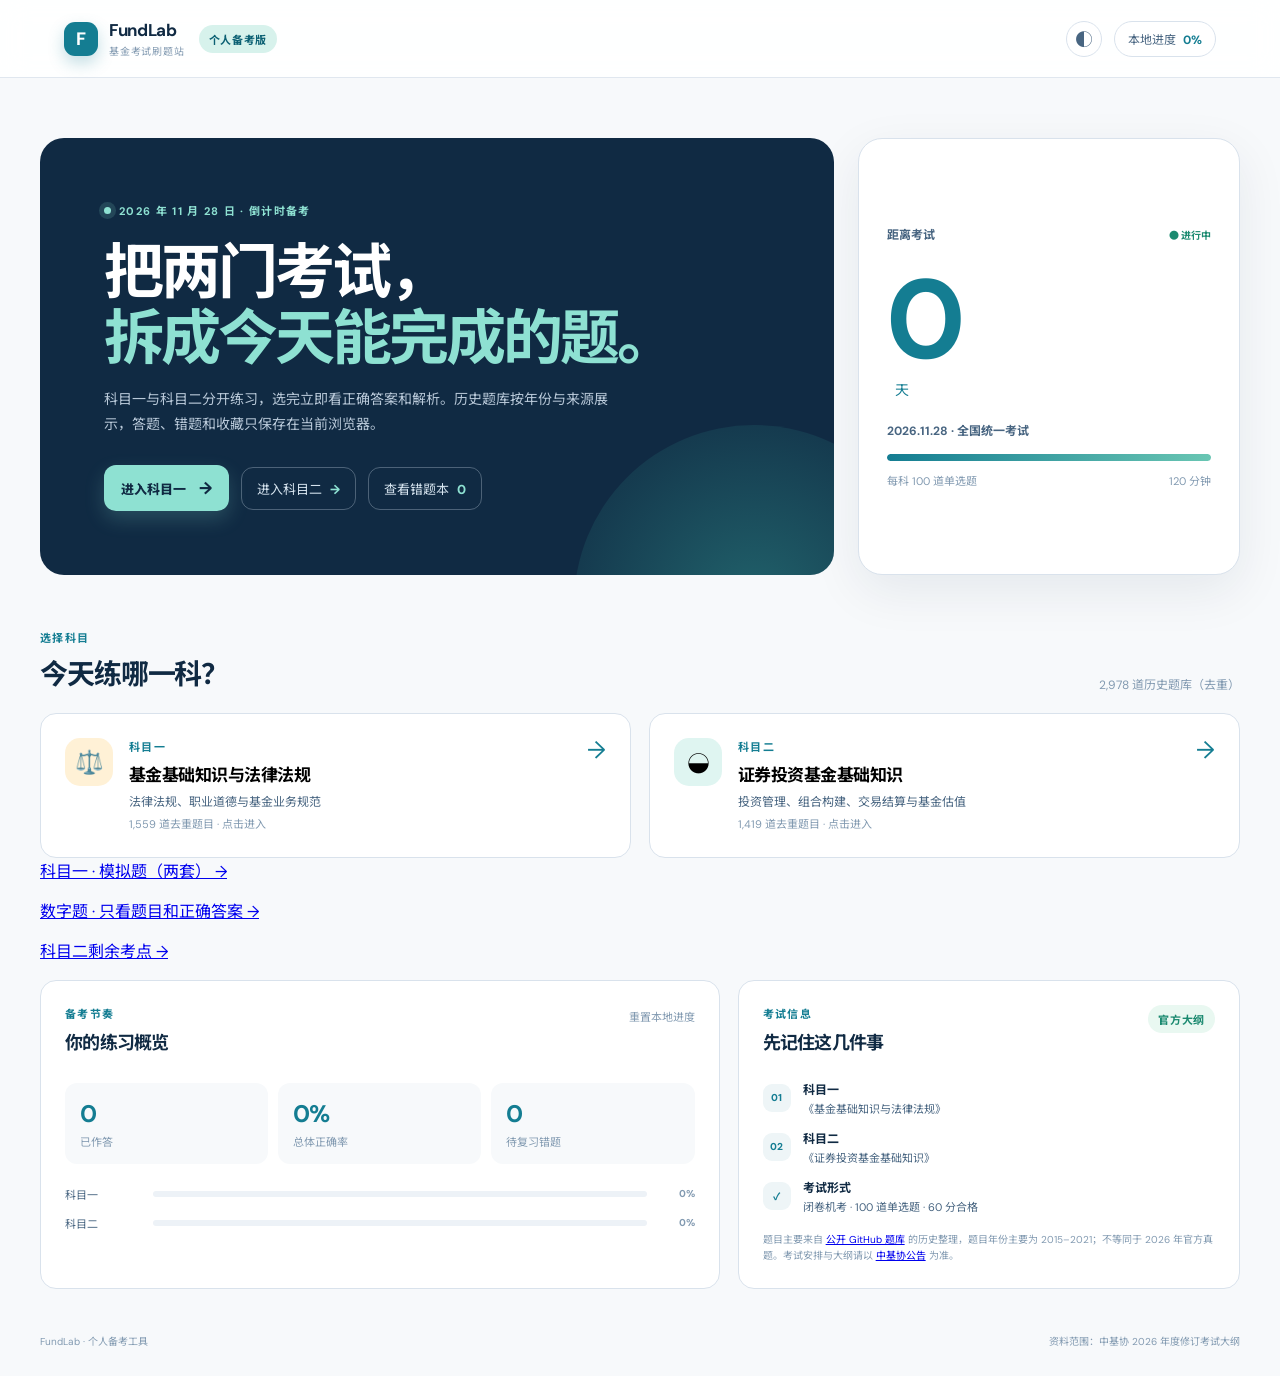
<file: index.html>
<!doctype html>
<html lang="zh-CN">
  <head>
    <meta charset="UTF-8" />
    <meta name="viewport" content="width=device-width, initial-scale=1.0" />
    <meta name="theme-color" content="#102a43" />
    <title>基金考试刷题站 · 科目一 & 科目二</title>
    <link rel="preconnect" href="https://fonts.googleapis.com" />
    <link rel="preconnect" href="https://fonts.gstatic.com" crossorigin />
    <link href="https://fonts.googleapis.com/css2?family=DM+Sans:wght@400;500;600;700&family=Noto+Sans+SC:wght@400;500;600;700;800&display=swap" rel="stylesheet" />
    <link rel="stylesheet" href="./styles.css?v=3" />
  </head>
  <body>
    <div class="app-shell">
      <header class="topbar">
        <div class="brand-wrap">
          <button class="brand" id="brand-home" type="button" aria-label="返回首页">
            <span class="brand-mark">F</span>
            <span>
              <strong>FundLab</strong>
              <small>基金考试刷题站</small>
            </span>
          </button>
          <span class="beta-pill">个人备考版</span>
        </div>
        <div class="topbar-actions">
          <button class="icon-btn" id="theme-toggle" type="button" aria-label="切换显示模式">◐</button>
          <button class="profile-chip" id="progress-chip" type="button">本地进度 <span id="progress-chip-value">0%</span></button>
        </div>
      </header>

      <main>
        <section class="view active" id="home-view">
          <div class="hero-grid">
            <div class="hero-copy">
              <div class="eyebrow"><span class="eyebrow-dot"></span> 2026 年 11 月 28 日 · 倒计时备考</div>
              <h1>把两门考试，<br /><em>拆成今天能完成的题。</em></h1>
              <p class="hero-text">科目一与科目二分开练习，选完立即看正确答案和解析。历史题库按年份与来源展示，答题、错题和收藏只保存在当前浏览器。</p>
              <div class="hero-actions">
                <button class="primary-btn" id="quick-subject-1" type="button">进入科目一 <span>→</span></button>
                <button class="ghost-btn" id="quick-subject-2" type="button">进入科目二 <span>→</span></button>
                <button class="ghost-btn" id="open-wrong" type="button">查看错题本 <span id="wrong-count-badge">0</span></button>
              </div>
            </div>
            <div class="countdown-card">
              <div class="countdown-head"><span>距离考试</span><span class="live-dot">● 进行中</span></div>
              <div class="countdown-number" id="days-left">--</div>
              <div class="countdown-label">天</div>
              <div class="countdown-date">2026.11.28 · 全国统一考试</div>
              <div class="countdown-track"><span id="countdown-progress"></span></div>
              <div class="countdown-foot"><span>每科 100 道单选题</span><span>120 分钟</span></div>
            </div>
          </div>

          <div class="section-heading">
            <div><span class="section-kicker">选择科目</span><h2>今天练哪一科？</h2></div>
            <span class="question-total" id="question-total-label">题库加载中…</span>
          </div>
          <div class="subject-grid" id="subject-grid"></div>
          <p><a href="./mock-laws.html">科目一 · 模拟题（两套） →</a></p>
          <p><a href="./numbers.html">数字题 · 只看题目和正确答案 →</a></p>
          <p><a href="./fund2-review.html">科目二剩余考点 →</a></p>

          <div class="home-lower-grid">
            <section class="panel plan-panel">
              <div class="panel-heading"><div><span class="section-kicker">备考节奏</span><h3>你的练习概览</h3></div><button class="text-btn" id="reset-progress" type="button">重置本地进度</button></div>
              <div class="stat-row">
                <div class="stat-item"><span class="stat-value" id="stat-answered">0</span><span class="stat-label">已作答</span></div>
                <div class="stat-item"><span class="stat-value" id="stat-accuracy">0%</span><span class="stat-label">总体正确率</span></div>
                <div class="stat-item"><span class="stat-value" id="stat-wrong">0</span><span class="stat-label">待复习错题</span></div>
              </div>
              <div class="subject-progress-list" id="subject-progress-list"></div>
            </section>
            <section class="panel guide-panel">
              <div class="panel-heading"><div><span class="section-kicker">考试信息</span><h3>先记住这几件事</h3></div><span class="source-tag">官方大纲</span></div>
              <ul class="guide-list">
                <li><span class="guide-icon">01</span><div><strong>科目一</strong><p>《基金基础知识与法律法规》</p></div></li>
                <li><span class="guide-icon">02</span><div><strong>科目二</strong><p>《证券投资基金基础知识》</p></div></li>
                <li><span class="guide-icon">✓</span><div><strong>考试形式</strong><p>闭卷机考 · 100 道单选题 · 60 分合格</p></div></li>
              </ul>
              <p class="fine-print">题目主要来自 <a href="https://github.com/mrchzh/fund-qualification-examination" target="_blank" rel="noreferrer">公开 GitHub 题库</a> 的历史整理，题目年份主要为 2015–2021；不等同于 2026 年官方真题。考试安排与大纲请以 <a href="https://www.amac.org.cn/xwfb/tzgg/202611/t20261103_28194.html" target="_blank" rel="noreferrer">中基协公告</a> 为准。</p>
            </section>
          </div>
        </section>

        <section class="view" id="practice-view">
          <div class="practice-topline">
            <button class="back-btn" id="practice-home" type="button">← 返回首页</button>
            <div class="practice-title-wrap"><span class="practice-subject-pill" id="practice-subject-pill">科目二</span><h2 id="practice-title">证券投资基金基础知识</h2></div>
            <div class="practice-toolbar"><button class="toolbar-btn" id="toggle-order" type="button">↝ 顺序</button><button class="toolbar-btn" id="practice-filters" type="button">筛选</button></div>
          </div>
          <div class="filter-bar" id="filter-bar">
            <label>章节<select id="chapter-filter"><option value="all">全部章节</option></select></label>
            <label>题型<select id="type-filter"><option value="all">全部题型</option><option value="single">单选题</option><option value="multi">多选题</option><option value="tf">判断题</option></select></label>
            <button class="small-btn" id="apply-filter" type="button">应用</button>
          </div>
          <div class="practice-layout">
            <aside class="question-sidebar">
              <div class="sidebar-summary"><div><span class="sidebar-label">当前进度</span><strong id="practice-progress-text">0 / 0</strong></div><div class="mini-ring" id="mini-ring"><span>0%</span></div></div>
              <div class="progress-line"><span id="practice-progress-line"></span></div>
              <div class="question-nav-head"><span>题目导航</span><span class="legend"><i class="legend-dot answered"></i>已答 <i class="legend-dot wrong"></i>错题</span></div>
              <div class="question-nav" id="question-nav"></div>
              <div class="sidebar-bottom"><button class="outline-btn full" id="open-practice-wrong" type="button">错题本 <span id="practice-wrong-count">0</span></button></div>
            </aside>
            <section class="question-card-wrap">
              <div class="question-card" id="question-card"></div>
            </section>
          </div>
        </section>

        <section class="view" id="wrong-view">
          <div class="practice-topline"><button class="back-btn" id="wrong-home" type="button">← 返回首页</button><div class="practice-title-wrap"><span class="practice-subject-pill wrong-pill">复习模式</span><h2>错题本</h2></div><div></div></div>
          <div class="wrong-intro"><div><span class="section-kicker">错题复盘</span><h1>把不会的题，变成下一次的分数。</h1><p>错题记录只保存在当前浏览器，可以随时清空或重新练习。</p></div><button class="danger-btn" id="clear-wrong" type="button">清空错题</button></div>
          <div class="wrong-list" id="wrong-list"></div>
        </section>
      </main>

      <footer class="footer"><span>FundLab · 个人备考工具</span><span>资料范围：中基协 2026 年度修订考试大纲</span></footer>
    </div>
    <div class="toast" id="toast" role="status"></div>
    <script src="./data/questions.js?v=3"></script>
    <script src="./app.js?v=3"></script>
  </body>
</html>
</file>
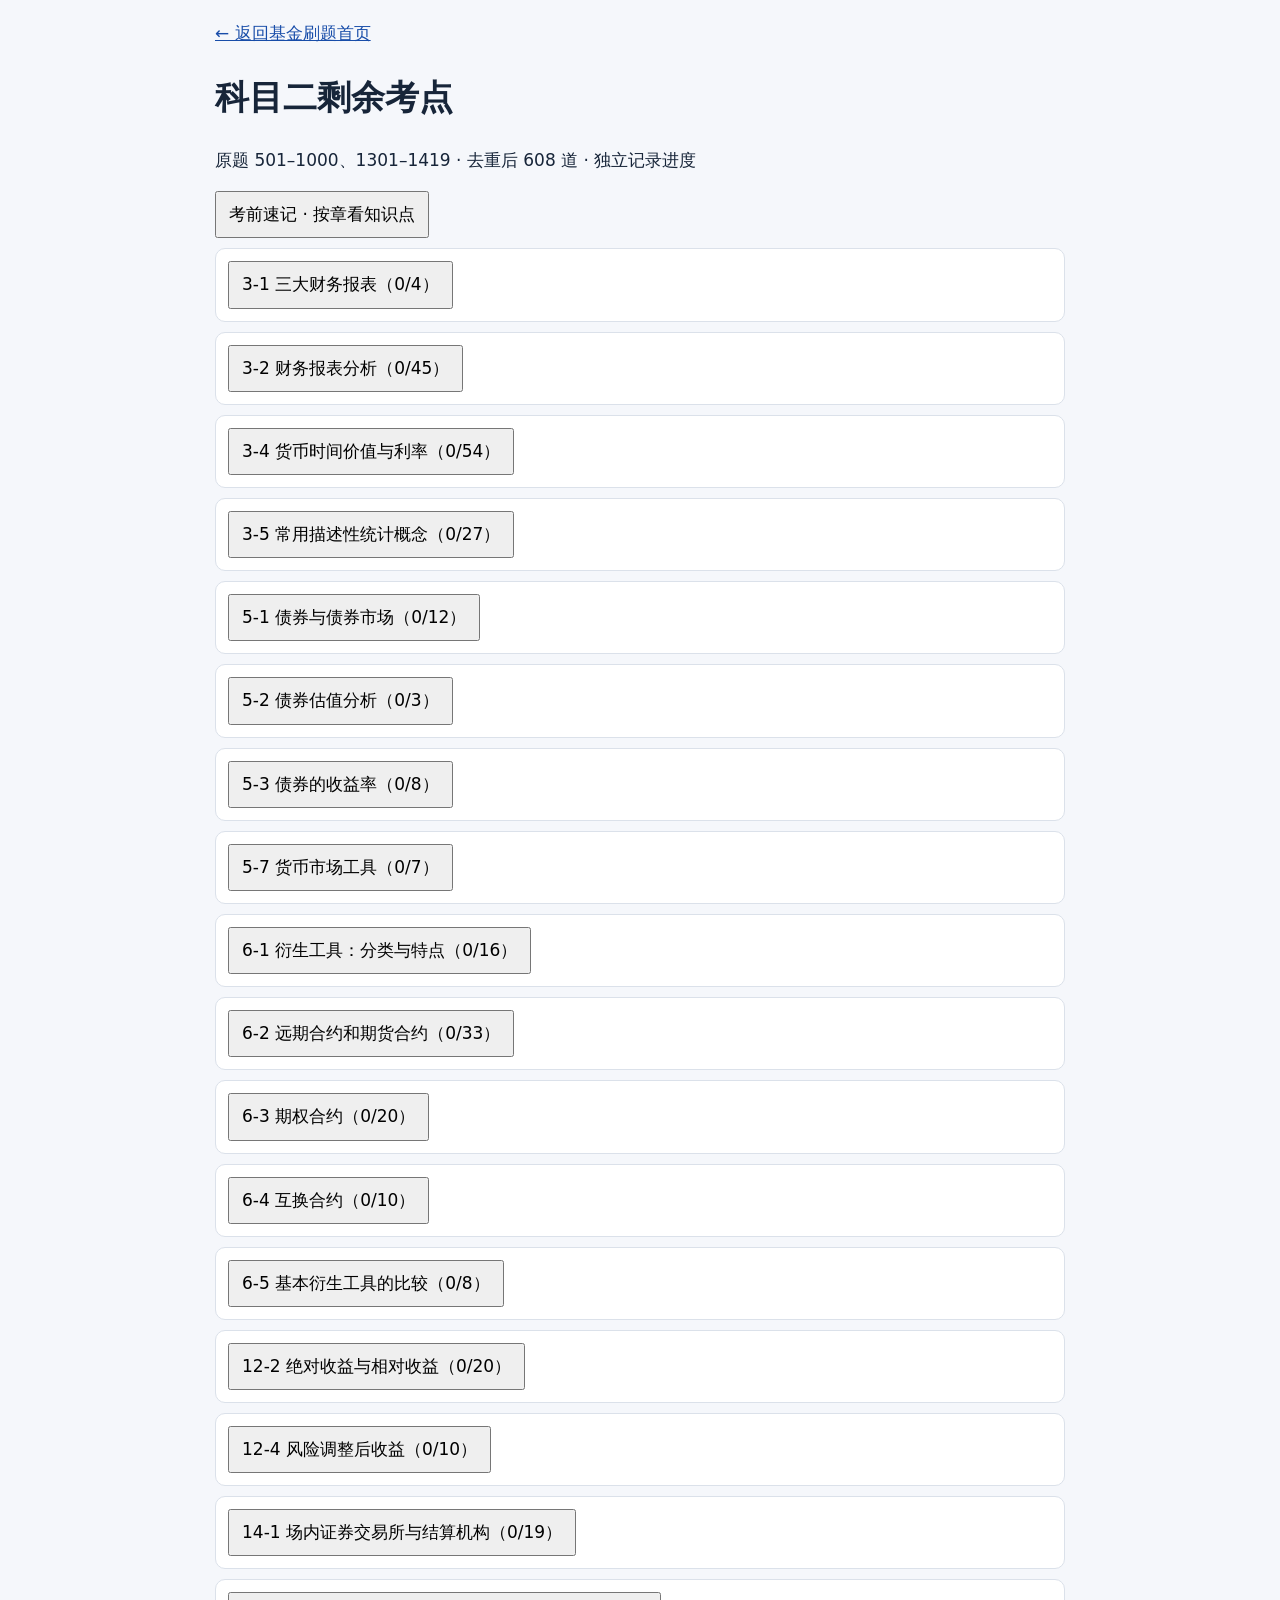
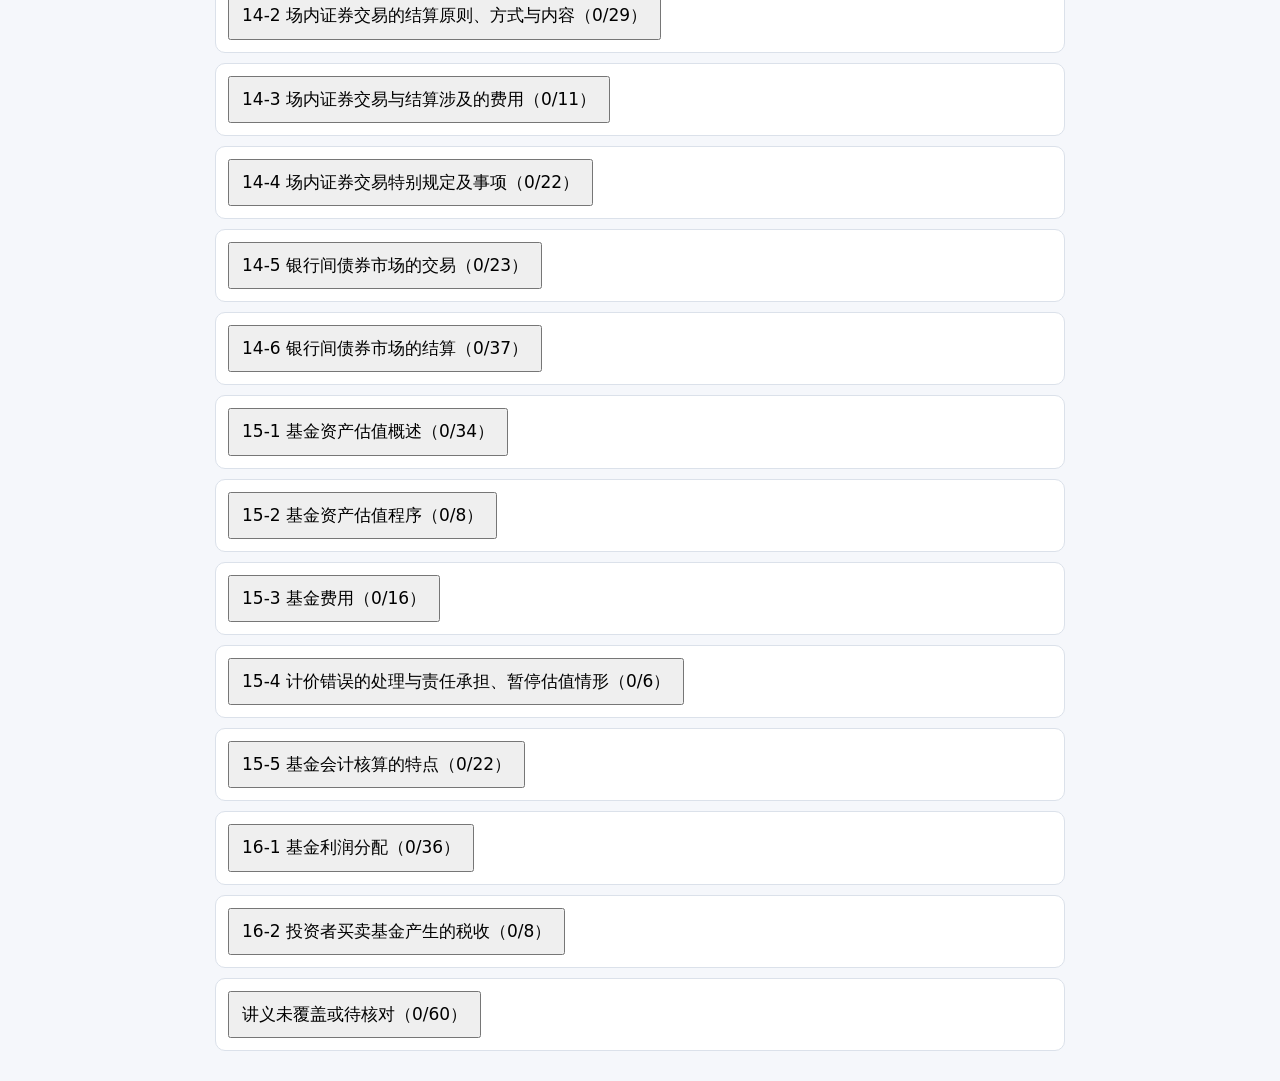
<file: fund2-review.html>
<!doctype html>
<html lang="zh-CN">
<meta charset="utf-8">
<meta name="viewport" content="width=device-width, initial-scale=1">
<title>科目二剩余考点</title>
<style>
body{font:17px/1.6 system-ui,sans-serif;max-width:850px;margin:auto;padding:20px;color:#172539;background:#f5f7fb}
section,details{background:white;border:1px solid #dbe1ea;border-radius:10px;padding:12px;margin:10px 0}
button,select{font:inherit;padding:8px 12px;cursor:pointer} summary{cursor:pointer;font-weight:650} .option{display:block;margin:8px 0;width:100%;text-align:left} #feedback{white-space:pre-wrap} button:disabled{cursor:default;color:#172539} button.correct{background:#c9f0d7} button.wrong{background:#ffdedd} a{color:#184da9}
</style>
<style>
button.topic-complete{background:#dcfce7;border:1px solid #449761;border-radius:6px;color:#14532d}
details.section-complete{border-color:#8bc99e}
details.section-complete>summary{color:#166534}
</style>
<a href="./">← 返回基金刷题首页</a>
<h1>科目二剩余考点</h1>
<p id="status">正在加载题库…</p>
<button id="review-toggle" type="button" hidden>考前速记 · 按章看知识点</button>
<div id="review-notes" hidden></div>
<main id="groups"></main>
<section id="quiz" hidden></section>
<script>
const byId=id=>document.getElementById(id);
const groups=byId('groups'),quiz=byId('quiz'),status=byId('status');
const key='fundlab-fund2-review-v1';
let saved={};
try{saved=JSON.parse(localStorage.getItem(key)||'{}')||{}}catch{}
const norm=s=>s.normalize('NFKC').replace(/\s+/g,'');
const signature=q=>JSON.stringify([q.type,norm(q.prompt),q.options.map(norm).sort(),q.answer.map(i=>norm(q.options[i])).sort()]);
const pending=i=>(i>=500&&i<1000)||i>=1300;
const chapters={
  6:[
    ['3-4 货币时间价值与利率',/利率|货币的时间价值|单利|PV和FV/,/即期利率|名义利率|单利|PV和FV/],
    ['3-5 常用描述性统计概念',/分位数|相关性|标准差/],
    ['3-1 三大财务报表',/利润和现金流/],
    ['3-2 财务报表分析',/./]],
  8:[['5-7 货币市场工具',/货币市场/],['5-2 债券估值分析',/估值/],['5-3 债券的收益率',/收益率/],['5-1 债券与债券市场',/风险/]],
  9:[['6-5 基本衍生工具的比较',/远期、期货、期权/],['6-3 期权合约',/期权/],['6-4 互换合约',/互换/],['6-2 远期合约和期货合约',/远期|期货/],['6-1 衍生工具概述',/./]],
  15:[['12-4 风险调整后收益',/风险调整/],['12-2 绝对收益与相对收益',/绝对|相对/]],
  17:[['14-6 银行间债券市场的结算',/银行间债券结算/],['14-5 银行间债券市场的交易',/银行间债券市场/],['14-4 场内证券交易特别规定及事项',/特别规定/],['14-3 场内证券交易与结算涉及的费用',/费用/],['14-1 场内证券交易所与结算机构',/结算机构/],['14-2 场内证券交易的结算原则、方式与内容',/结算|PROP/]],
  18:[['15-3 基金费用',/费用|管理费/],['15-5 基金会计核算的特点',/会计|财务|收入/],['15-2 基金资产估值程序',/程序|投资品种/],['15-1 基金资产估值概述',/估值/]],
  19:[['16-1 基金利润分配',/利润|分红|分拆/],['16-2 投资者买卖基金产生的税收',/投资者/]]
};
function classify(q){
 const ch=Number(q.chapter.match(/\d+/)?.[0]), t=q.topic, p=q.prompt;
 if(/质押式回购|买断式回购/.test(p)){
   const sub=/质押式回购/.test(p)?(/买断式回购/.test(p)?'质押式与买断式回购对比':'质押式回购'):'买断式回购';
   return [ch===17 && /场内/.test(t)?'14-4 场内证券交易特别规定及事项':'14-6 银行间债券市场的结算',sub];
 }
 if(ch===18 && /暂停估值|估值错误|计价错误/.test(p))return ['15-4 计价错误的处理与责任承担、暂停估值情形',/暂停估值/.test(p)?'暂停估值':'估值或计价错误'];
 const section=chapters[ch]?.find(([,re])=>re.test(t));
 return [section?.[0]||'讲义未覆盖或待核对',t];
}
function element(tag,label,parent){const e=document.createElement(tag);e.textContent=label;parent.append(e);return e;}
function button(label,parent,fn){const b=element('button',label,parent);b.onclick=fn;return b;}
function report(list,start){
 const q=list[start];
 quiz.replaceChildren();groups.hidden=true;quiz.hidden=false;toggle.hidden=true;
 button('← 返回考点',quiz,()=>{quiz.hidden=true;groups.hidden=false;toggle.hidden=false;render();});
 element('p','组内 '+(start+1)+' / '+list.length+' · 原题第 '+q.number+' 题',quiz);
 element('h2',q.prompt,quiz);
 const multi=q.answer.length>1, selected=new Set(saved[q.id]||[]), locked=Object.hasOwn(saved,q.id);
 const options=q.options.map((o,i)=>{
  const b=button(String.fromCharCode(65+i)+'．'+o,quiz,()=>{
   if(!multi){selected.clear();selected.add(i);submit();}
   else{if(selected.has(i))selected.delete(i);else selected.add(i);b.setAttribute('aria-pressed',String(selected.has(i)));b.style.outline=selected.has(i)?'2px solid #184da9':'';}
  });b.className='option';return b;
 });
 const confirm=multi?button('提交答案',quiz,()=>{if(selected.size)submit()}):null;
 const fb=element('p','',quiz);fb.id='feedback';fb.setAttribute('aria-live','polite');
 function reveal(){
  options.forEach((b,i)=>{b.disabled=true;if(q.answer.includes(i))b.classList.add('correct');else if(selected.has(i))b.classList.add('wrong');});
  if(confirm)confirm.disabled=true;
  const correct=selected.size===q.answer.length&&q.answer.every(i=>selected.has(i));
  fb.textContent=(correct?'答对了':'答错了')+' · 正确答案：'+q.answer.map(i=>String.fromCharCode(65+i)).join('、')+'\n'+(q.explanation||'原题未附解析。');
 }
 function submit(){saved[q.id]=[...selected];try{localStorage.setItem(key,JSON.stringify(saved))}catch{}reveal();}
 if(locked)reveal();
 button('上一题',quiz,()=>report(list,start-1)).disabled=start===0;
 button('下一题',quiz,()=>report(list,start+1)).disabled=start===list.length-1;
 window.scrollTo(0,0);
}
const catalog=new Map();
const notes=byId('review-notes'), toggle=byId('review-toggle');
const chapterNames={3:'投资管理基础',5:'固定收益投资',6:'衍生工具',12:'基金业绩评价',14:'投资交易与结算',15:'估值、费用与会计核算',16:'利润分配与税收'};
const study={
 3:[
 ['利润：已实现不等于账面总利润','期末已实现未分配利润＝期初已实现未分配利润＋本期已实现收益（题目若给分红、份额交易等调整，再按题意计入）。第880题：期初已实现20万，投资亏1万，利息收入0.5万，得19.5万。期初总未分配利润10万不是起点，公允价值变动亏2.5万不计入已实现部分。'],
 ['三张报表','资产负债表看某一时点：资产＝负债＋所有者权益。利润表看一段期间的盈利；现金流量表看经营、投资、筹资现金的实际流入流出。赚了钱不等于收到现金。'],
 ['杜邦分析（第946题）','拆的是净资产收益率 ROE，不是总资产收益率 ROA。ROE＝销售净利率×总资产周转率×权益乘数；按同一净利润口径，前两项相乘是 ROA。权益乘数＝总资产÷净资产，反映杠杆。看到“杜邦逐级拆 ROA”，选错。'],
 ['常用比率','流动比率＝流动资产÷流动负债；速动比率常用（流动资产－存货）÷流动负债。资产负债率＝总负债÷总资产；总资产周转率＝营业收入÷平均总资产。ROA 的利润口径按题意。'],
 ['货币时间价值','单利终值＝本金×(1＋利率×期数)；复利终值＝本金×(1＋利率)^期数；现值把复利因子除回去。年名义利率 r、每年计息 m 次，实际年利率＝(1＋r/m)^m－1；若题目说通胀，实际收益率＝(1＋名义收益率)/(1＋通胀率)－1。远期利率用两个不同期限的复利因子相除求出。'],
 ['统计','标准差是方差开平方；方差的单位是原单位的平方。中位数先排序，偶数样本取中间两个平均。相关系数在－1到1之间，0只表示无线性相关，不能推出独立。']],
 5:[
 ['债券价格和收益率反向','债券价格＝未来票息与本金分别折现后相加；零息债只折现到期本金。到期收益率高于票面利率时，普通固定息债低于面值；相等则平价。'],
 ['两种收益率','当期收益率＝年票息÷当前价格，不算本金价差；到期收益率是让全部未来现金流的现值等于市价的折现率。'],
 ['风险与货币市场工具','利率上升债价下降；久期越长通常越敏感。信用风险看违约和信用利差，再投资风险看收到票息后能否按原利率再投资。货币市场工具通常期限短，常见有短期国债、商业票据和大额可转让存单。']],
 6:[
 ['衍生工具四类','远期和期货是约定未来交易，双方有履约义务；期权买方有权无义务，卖方收权利金并承担履约义务；互换是按约定交换现金流。'],
 ['远期 vs 期货','远期多为场外、条款可定制，主要看对手方风险；期货标准化、交易所交易、保证金、逐日盯市。多头怕跌、空头怕涨。'],
 ['期权与套保','看涨期权到期内在价值＝max(标的价格－行权价,0)，看跌反过来；净利润再扣权利金。美式可在到期前行权，欧式只能到期日行权。标的波动率上升通常同时提高看涨和看跌期权价值。'],
 ['互换','单一币种利率互换常见固定换浮动，名义本金一般不交换；货币互换涉及不同币种，通常交换本金及利息。']],
 12:[
 ['收益率怎么算','持有期收益率＝(期末价值－期初价值＋期间分配)/期初价值。累计收益要连乘各期(1＋收益率)，不是直接相加。时间加权收益率剔除外部现金流的影响，适合评经理；资金加权收益率受申赎时点和金额影响。'],
 ['绝对收益 vs 相对收益','绝对收益看赚多少；相对收益看跑赢基准多少。基金涨5%、基准涨8%，绝对赚5%，相对落后3个百分点。'],
 ['风险调整指标','夏普：超额收益÷标准差（总风险）；特雷诺：超额收益÷β（系统风险）；詹森α：实际收益－CAPM预期收益；信息比率：相对基准超额收益÷跟踪误差。']],
 14:[
 ['质押式 vs 买断式回购','正回购方是借钱方，逆回购方是出钱方。质押式：只设质押，债券所有权不转移；买断式：首期债券卖给逆回购方，约定到期买回。判断题抓“所有权是否转移”，不要只看最后有没有回购。'],
 ['交易与结算分开','交易是成交，清算是算出应收应付，交收是真正交券付钱。券款对付 DVP＝交券与付款互为条件，减少一方付了却收不到的本金风险。净额结算是把应收应付抵销后交净额，不等于逐笔交收。'],
 ['机构与费用','交易所组织场内交易；中国结算承担证券登记、存管与结算等职能。交易佣金、经手费、过户费、印花税不是同一种费用，遇具体费率或适用市场按教材考试口径。']],
 15:[
 ['估值与净值','基金资产净值＝资产总值－负债；份额净值＝资产净值÷份额总数。先算资产负债，再除份额；不要把基金总规模当单份净值。'],
 ['估值、复核和暂停','管理人负责估值，托管人复核。活跃市场通常优先用可观察报价；报价不能代表公允价值时才需调整或用估值技术。暂停估值是无法可靠估值等特定情形，不是净值跌了就暂停。'],
 ['费用怎么记','管理费、托管费及适用的销售服务费通常按合同约定费率逐日计提；常见计算为前一日基金资产净值×年费率÷当年天数。认购、申购、赎回费与基金日常运作费区分；不同份额类别收费可不同。'],
 ['会计核算','基金以单只基金为会计核算主体，独立建账。投资收益与公允价值变动损益要分清；当期账面亏损不一定就是已实现亏损。']],
 16:[
 ['基金利润与可分配利润','基金利润看总收入扣费用；已实现收益与公允价值变动不同。期末可供分配利润，按期末未分配利润与其中已实现部分的孰低数掌握，不能把账面浮盈全当可分配利润。'],
 ['分红和份额变化','现金分红是拿现金；红利再投资是用红利换份额。分红不是凭空多赚，除息后净值会相应下降。份额拆分会增份额、降单份净值，不直接改变持有人总价值。'],
 ['税题先认纳税主体','分清基金自身投资、个人投资者与机构投资者三类主体，再看股息、利息、转让差价还是基金分红。历史题的具体税率和免税范围不要脱离题目口径硬背。']],
 其他:[
 ['跨境通道先看资金方向','QDII：境内资金投境外；QFII、RQFII：合格境外投资者进入境内市场，RQFII 名称强调人民币。沪港通、深港通和债券通是市场互联互通机制，不要和合格投资者资格混为一谈。']]
};
function showNotes(){
 element('p','先背公式、判断规则和易混对比。不用看原题。这是速记精编，未逐条覆盖剩余题库。',notes);
 for(const [id,items] of Object.entries(study)){
  const chapter=element('details','',notes);
  element('summary',chapterNames[id]?'第'+id+'章 '+chapterNames[id]:'补充：跨境投资',chapter);
  for(const [title,body] of items){
   const card=element('section','',chapter);
   element('strong',title,card);
   element('p',body,card);
  }
 }
}
/*
function oldNotes(){
 const tree=new Map();
 for(const [section,topics] of [...catalog].sort(([a],[b])=>a.localeCompare(b,'zh',{numeric:true}))){
  const number=section.match(/^\d+(?=-)/)?.[0];
  const title=number?'第'+number+'章 '+chapterNames[number]:'讲义未覆盖或待核对';
  if(!tree.has(title))tree.set(title,[]);
  tree.get(title).push([section,topics]);
 }
 element('p','只汇总剩余题覆盖的知识点。优先看解析中的结论；旧题里的法规和数字以考试教材为准。',notes);
 for(const [title,sections] of tree){
  const chapter=element('details','',notes);
  element('summary',title,chapter);
  for(const [section,topics] of sections){
   element('h3',section,chapter);
   for(const [topic,list] of topics){
    element('h4',topic,chapter);
    const unique=new Map();
    for(const q of list){
     const answer=q.answer.map(i=>q.options[i]).join('；');
     const explanation=(q.explanation||'').trim();
     const trap=/错误|不正确|不属于|不包括|不符合|不恰当|不合理|不妥|不可以|不能/.test(q.prompt);
     const knowledge=explanation||((trap?'辨析题，勿将所选项直接当作规则：':'')+q.prompt+' → '+answer);
     const fingerprint=norm(knowledge);
     if(!unique.has(fingerprint))unique.set(fingerprint,{knowledge,refs:[]});
     unique.get(fingerprint).refs.push({q,answer,trap});
    }
    const bullets=element('ul','',chapter);
    for(const {knowledge,refs} of unique.values()){
     const li=element('li',knowledge,bullets);
     li.style.whiteSpace='pre-wrap';
     const source=element('details','',li);
     element('summary','查看原题 '+refs.map(({q})=>q.number).join('、'),source);
     for(const {q,answer,trap} of refs){
      element('p',q.number+'．'+q.prompt,source);
      element('p',(trap?'本题应选（辨析题）：':'正确答案：')+answer,source);
     }
    }
   }
  }
 }
}
*/
toggle.onclick=()=>{
 const opening=notes.hidden;
 if(opening&&!notes.childElementCount)showNotes();
 notes.hidden=!opening;groups.hidden=opening;
 toggle.textContent=opening?'返回按小节刷题':'考前速记 · 按章看知识点';
};
let count=0;
function render(){
 groups.replaceChildren();
 status.textContent='原题 501–1000、1301–1419 · 去重后 '+count+' 道 · 独立记录进度';
 for(const [section,topics] of [...catalog].sort(([a],[b])=>a.localeCompare(b,'zh',{numeric:true}))){
  const list=[...topics.values()].flat().sort((a,b)=>a.number-b.number);
  const answered=list.filter(q=>Object.hasOwn(saved,q.id)).length;
  const complete=answered===list.length;
  const title=section==='6-1 衍生工具概述'?'6-1 衍生工具：分类与特点':section;
  const card=element('section','',groups);
  const sectionButton=button(title+'（'+answered+'/'+list.length+'）'+(complete?' ✓ 已刷完':''),card,()=>{
   report(list,Math.max(0,list.findIndex(q=>!Object.hasOwn(saved,q.id))));
  });
  if(complete)sectionButton.className='topic-complete';
 }
}
fetch('./data/fund2.json').then(r=>{if(!r.ok)throw Error(r.status);return r.json()}).then(bank=>{
 if(bank.length!==1419)throw Error('题库版本不匹配');
 const seen=new Set(bank.filter((_,i)=>!pending(i)).map(signature));
 bank.forEach((q,i)=>{
  if(!pending(i))return;
  const sig=signature(q);if(seen.has(sig))return;seen.add(sig);count++;
  const [section,topic]=classify(q);
  if(!catalog.has(section))catalog.set(section,new Map());
  const topics=catalog.get(section);
  if(!topics.has(topic))topics.set(topic,[]);
  topics.get(topic).push({...q,number:i+1});
 });
 render();
 toggle.hidden=false;
}).catch(e=>{status.textContent='题库没有加载成功：'+e.message;});
</script>
</html>
</file>
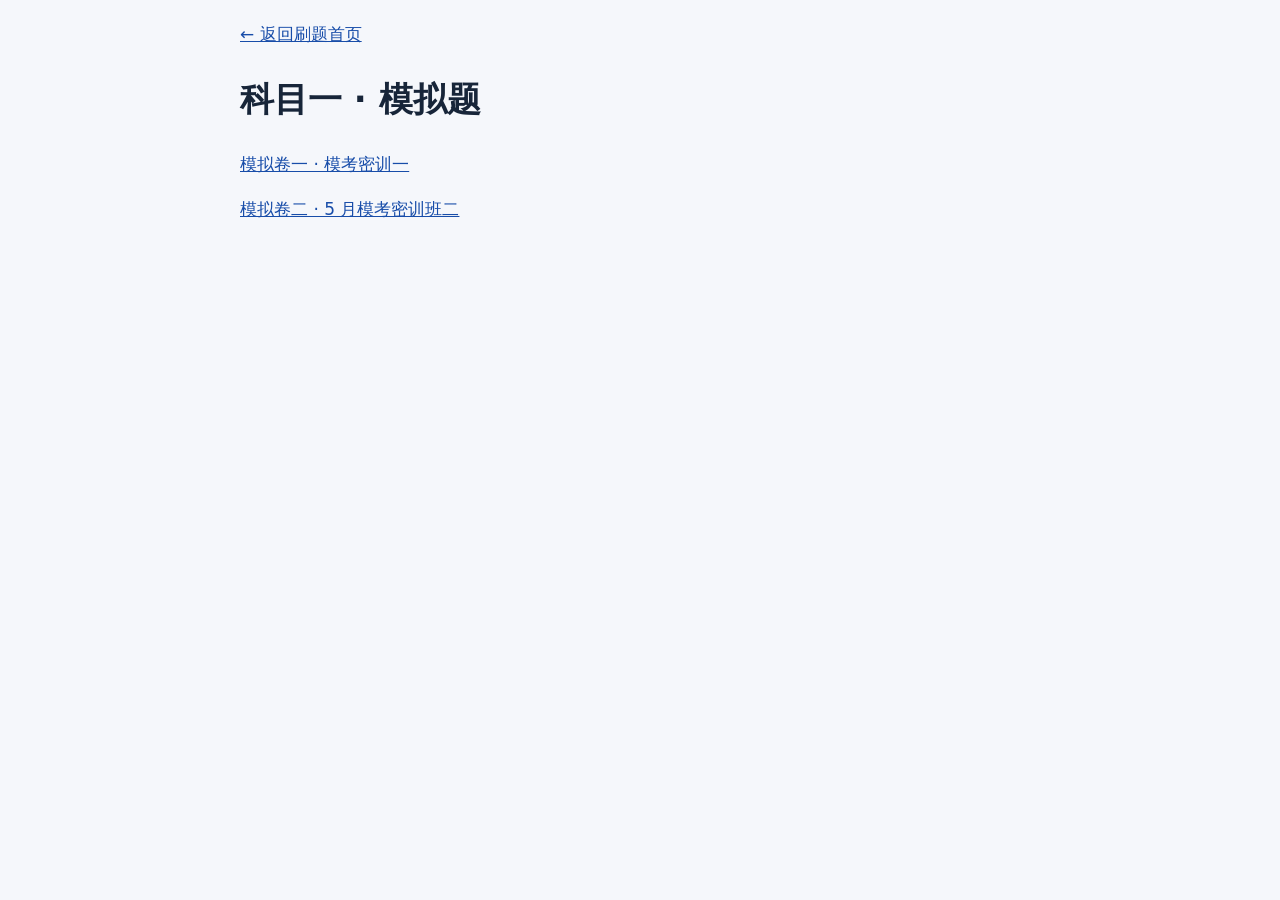
<file: mock-laws.html>
<!doctype html>
<html lang="zh-CN">
<meta charset="utf-8">
<meta name="viewport" content="width=device-width,initial-scale=1">
<title>科目一模拟题</title>
<style>
body{font:17px/1.65 system-ui,sans-serif;max-width:800px;margin:auto;padding:20px;background:#f5f7fb;color:#172539}
main{background:white;padding:18px;border-radius:12px}button,select{font:inherit;padding:8px;margin:4px}.option{display:block;text-align:left;width:100%;white-space:pre-wrap}.correct{background:#dcfce7}.wrong{background:#fee2e2}h2{white-space:pre-wrap;font-size:1.2rem}a{color:#184da9}
</style>
<a href="./">← 返回刷题首页</a>
<h1>科目一 · 模拟题</h1>
<nav><p><a href="?set=1">模拟卷一 · 模考密训一</a></p><p><a href="?set=2">模拟卷二 · 5 月模考密训班二</a></p></nav>
<main id="exam" hidden></main>
<script>
const set=new URLSearchParams(location.search).get('set'), host=document.getElementById('exam');
function add(tag,txt,parent=host){const e=document.createElement(tag);e.textContent=txt;parent.append(e);return e;}
if(set==='1'||set==='2'){
 host.hidden=false;host.textContent='正在加载模拟卷…';
 const key='fundlab-mock-laws-v1-'+set;
 let saved={};
 try{saved=JSON.parse(localStorage.getItem(key)||'{}')||{};}catch{}
 fetch('./data/mock-laws.json?v=clean1').then(r=>{if(!r.ok)throw Error(r.status);return r.json()}).then(sets=>{
 const bank=sets[Number(set)-1];
 let wrongOnly=false;
 const wrong=()=>bank.flatMap((q,j)=>Object.hasOwn(saved,j)&&saved[j]!==q.answer?[j]:[]);
 function render(i){
  host.replaceChildren();
  const misses=wrong();
  const toggle=add('button',wrongOnly?'返回全部题目':'只看错题（'+misses.length+'）');
  toggle.type='button';
  toggle.onclick=()=>{wrongOnly=!wrongOnly;render(wrongOnly?(misses.includes(i)?i:misses[0]):(i??Math.max(0,bank.findIndex((_,j)=>!Object.hasOwn(saved,j)))));};
  if(wrongOnly&&!misses.length){add('p','这套卷目前没有错题。');return;}
  const visible=wrongOnly?misses:bank.map((_,j)=>j);
  const position=visible.indexOf(i);
  const q=bank[i];
  const label=add('label','跳题 ');
  const picker=add('select','',label);
  visible.forEach(j=>{const opt=add('option',(j+1)+' 题'+(Object.hasOwn(saved,j)?' ✓':''),picker);opt.value=j;});
  picker.value=i;picker.onchange=()=>render(Number(picker.value));
  add('h2','第 '+(i+1)+' 题 · '+q.question);
  const buttons=q.options.map((o,j)=>{
   const b=add('button','ABCD'[j]+'．'+o);b.className='option';
   b.onclick=()=>{saved[i]=j;try{localStorage.setItem(key,JSON.stringify(saved));}catch{}reveal();};return b;
  });
  const feedback=add('p','');feedback.setAttribute('role','status');
  function reveal(){
   buttons.forEach((b,j)=>{b.disabled=true;if(j===q.answer)b.classList.add('correct');else if(j===saved[i])b.classList.add('wrong');});
   feedback.textContent=(saved[i]===q.answer?'答对了':'答错了')+' · 资料答案：'+'ABCD'[q.answer];
   picker.options[position].textContent=(i+1)+' 题 ✓';
   if(!wrongOnly)toggle.textContent='只看错题（'+wrong().length+'）';
   progress.textContent=score();
  }
  function score(){return '已答 '+Object.keys(saved).length+' / '+bank.length+' · 答对 '+bank.filter((q,j)=>saved[j]===q.answer).length+' 道';}
  const progress=add('p',score());
  if(Object.hasOwn(saved,i))reveal();
  const prev=add('button','上一题');prev.disabled=position===0;prev.onclick=()=>render(visible[position-1]);
  const next=add('button','下一题');next.disabled=position===visible.length-1;next.onclick=()=>render(visible[position+1]);
 }
 render(Math.max(0,bank.findIndex((_,i)=>!Object.hasOwn(saved,i))));
 }).catch(()=>{host.textContent='加载失败，请刷新重试。';});
}
</script>
</html>
</file>
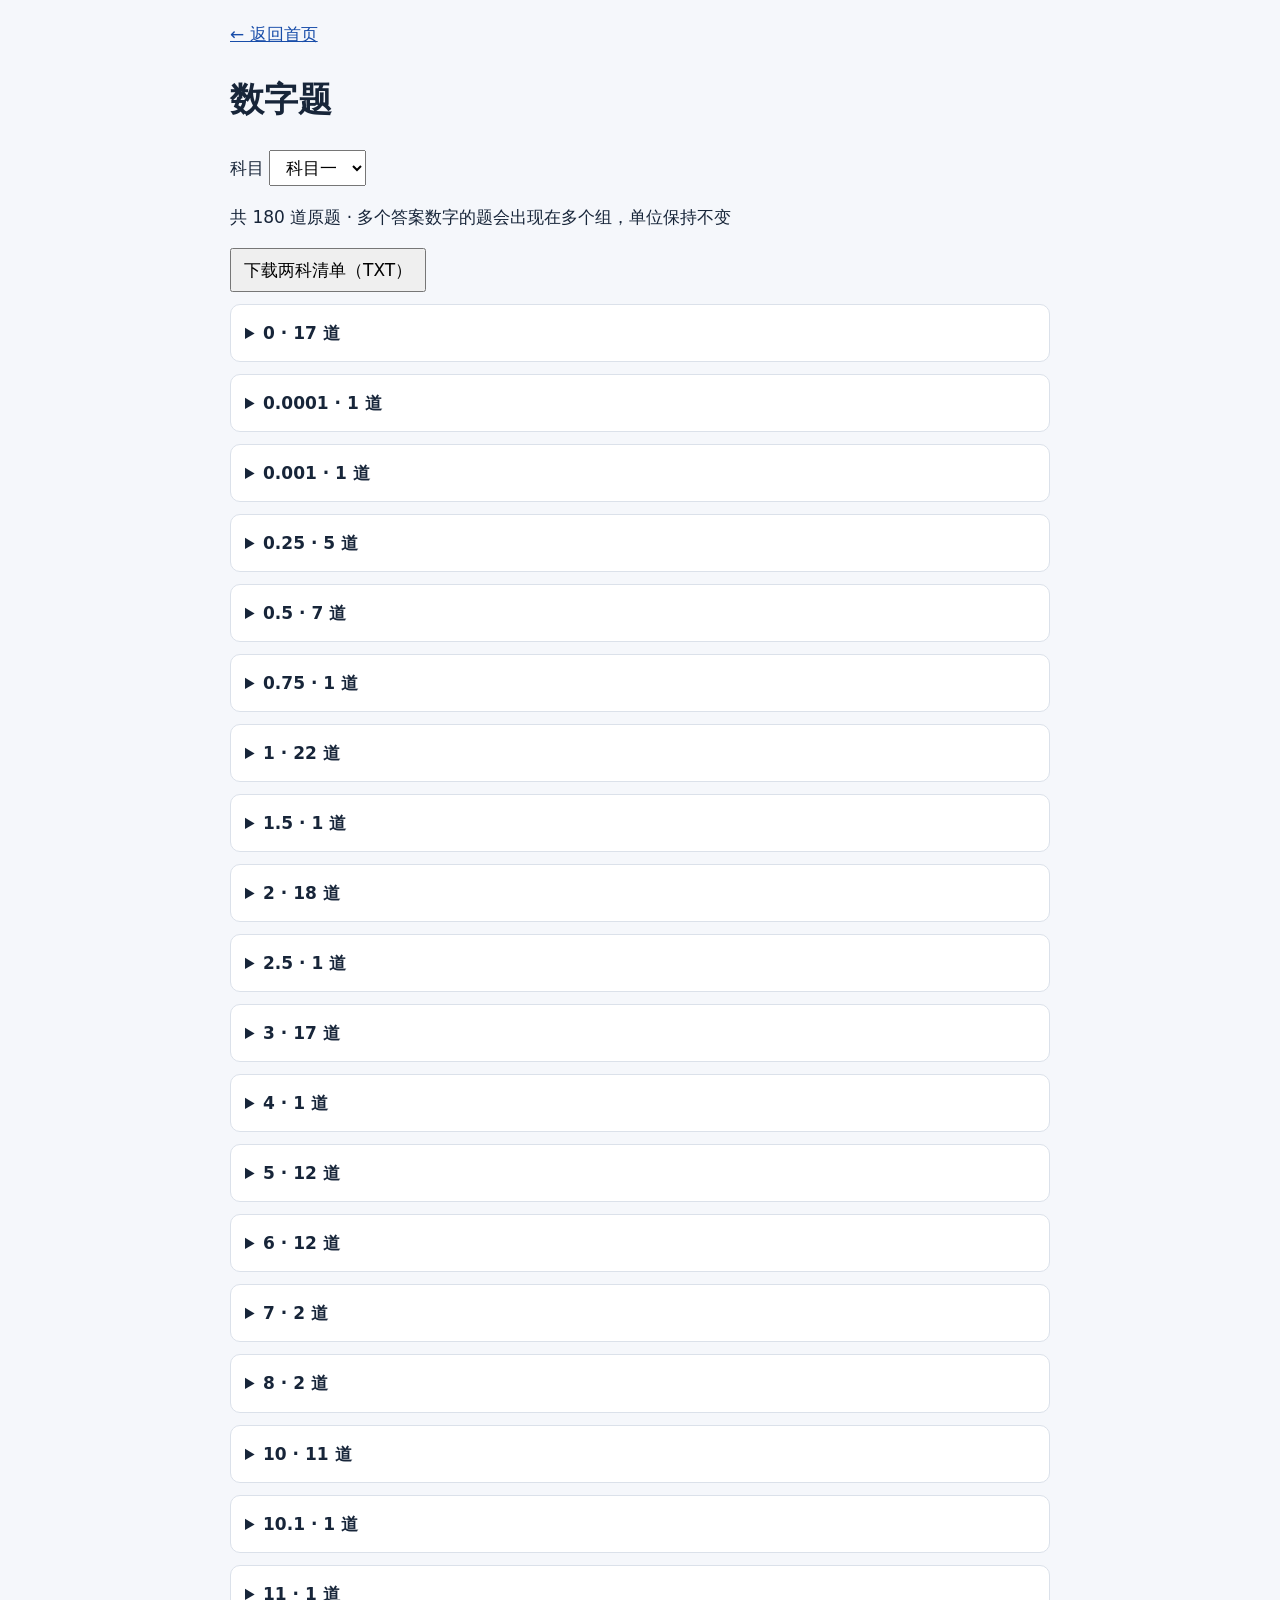
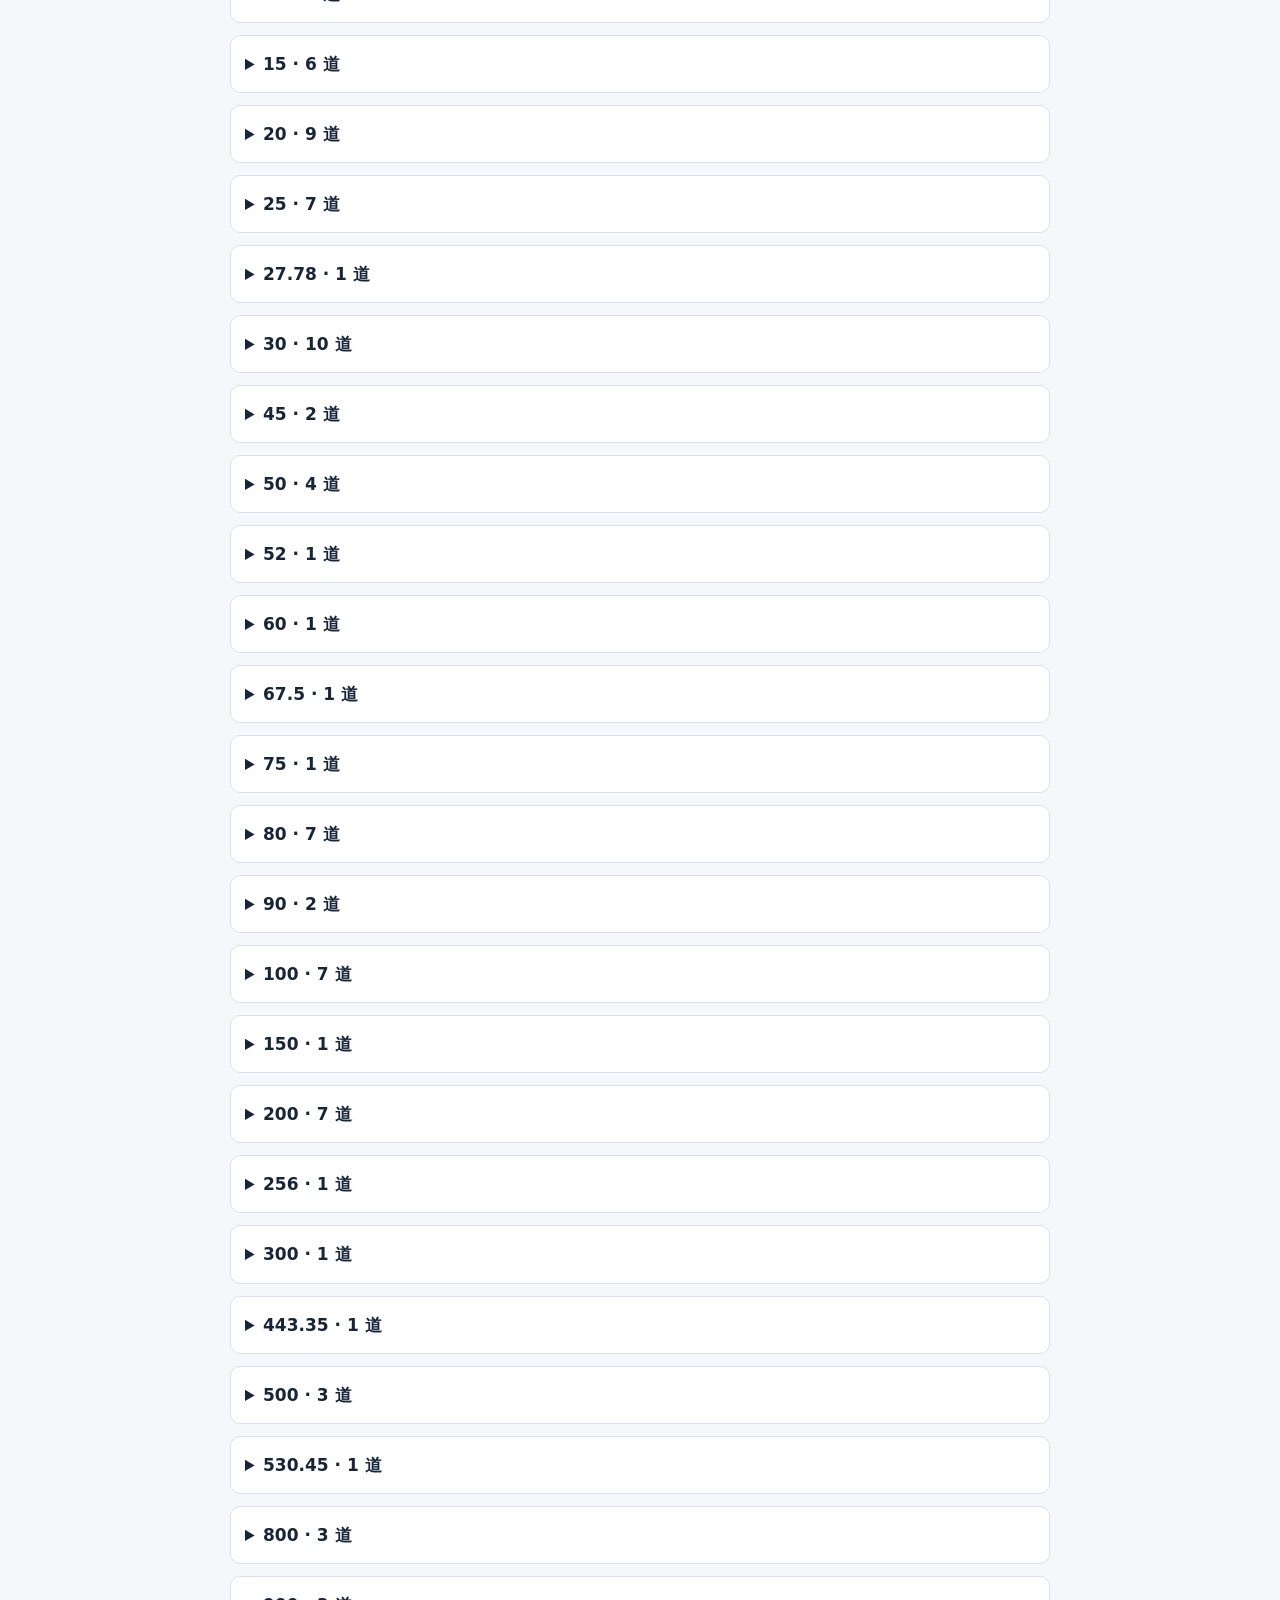
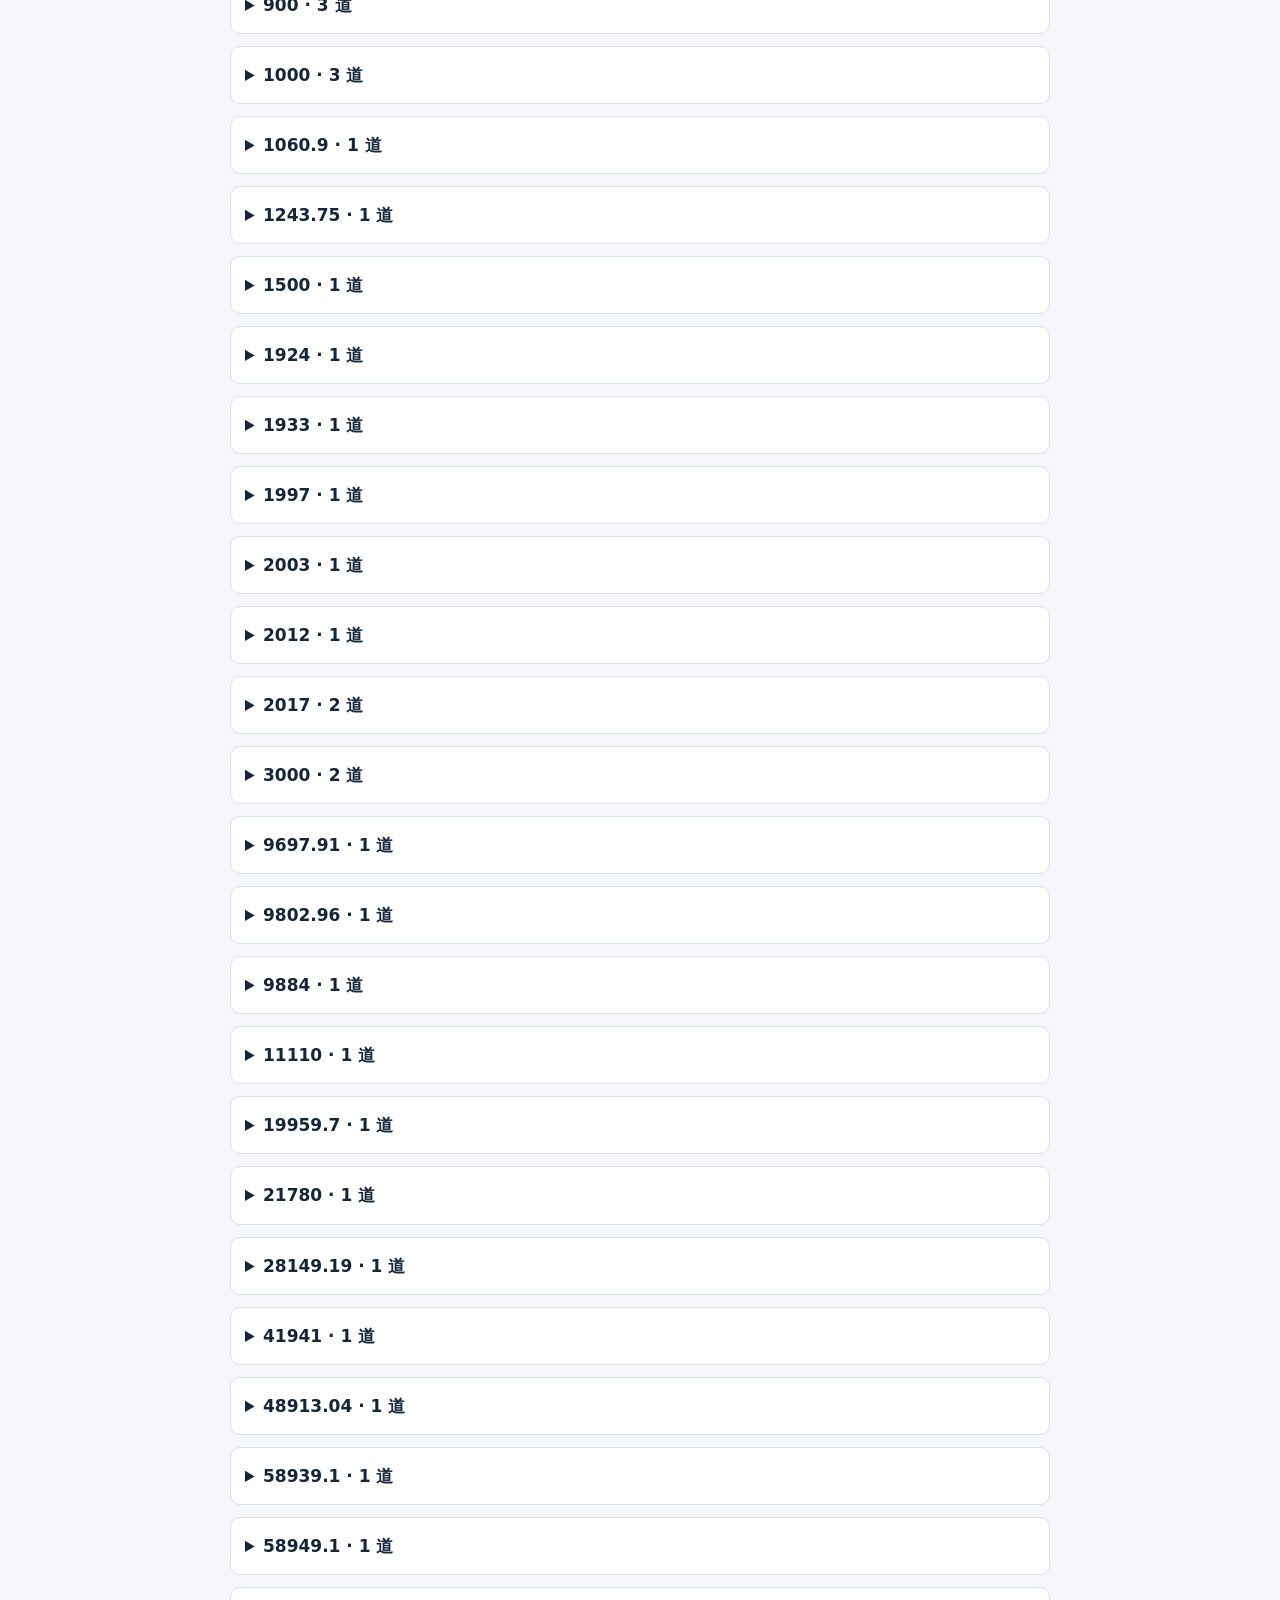
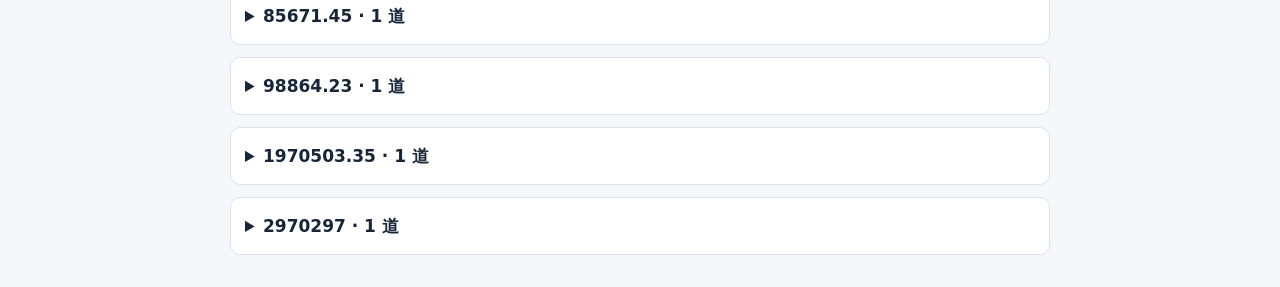
<file: numbers.html>
<!doctype html>
<html lang="zh-CN">
<meta charset="utf-8">
<meta name="viewport" content="width=device-width, initial-scale=1">
<title>基金考试数字题</title>
<style>
body{font:17px/1.65 system-ui,sans-serif;max-width:820px;margin:auto;padding:20px;background:#f5f7fb;color:#172539}button,select{font:inherit;padding:6px 12px}article{background:white;border:1px solid #dbe1ea;border-radius:10px;padding:14px;margin:10px 0;white-space:pre-wrap}article p{margin:0 0 6px}strong{color:#166534}a{color:#184da9}
</style>
<style>
details{margin:12px 0;border:1px solid #dbe1ea;border-radius:10px;background:#fff;padding:10px 14px}
summary{cursor:pointer;font-weight:700;padding:4px 0}
</style>
<a href="./">← 返回首页</a>
<h1>数字题</h1>
<label>科目 <select id="subject"><option value="fund1">科目一</option><option value="fund2">科目二</option></select></label>
<p id="message" role="status"></p>
<button id="export" type="button">下载两科清单（TXT）</button>
<main id="cards"></main>
<script>
const el=id=>document.getElementById(id);
const banks=new Map();
const compact=s=>s.normalize('NFKC').replace(/\s+/g,'');
const unit=/(?:%|‰|个百分点|基点|个?工作日|交易日|自然日|天|个月|年|小时|分钟|亿元|万元|元|万份|份|个|次|倍|人|家|笔)/;
function numeric(s){
 const v=compact(s);
 const simple=/^(?:(?:至少|最多|不少于|不超过|低于|高于|约|满|超过|不低于|人民币|每年)*[-+−]?[0-9０-９零〇一二两三四五六七八九十百千万亿]+(?:[.,／/][0-9]+)*(?:%|‰|[个工作交易自然日天月年小时分钟亿万元份次倍人家笔点基税率年内以上以下左右整]*)[、，,；;至到~～—-]?)+[。.]?$/;
 return simple.test(v)||new RegExp('[0-9]'+unit.source).test(v);
}
function collect(bank){
 const seen=new Set(), result=[];
 for(const q of bank){
  const answers=q.answer.map(i=>q.options[i]);
  if(!answers.length||answers.some(a=>typeof a!=='string'))continue;
  if(!answers.some(numeric))continue;
  const id=JSON.stringify([compact(q.prompt),answers.map(compact).sort()]);
  if(seen.has(id))continue;
  seen.add(id);result.push({prompt:q.prompt,answers});
 }
 return result;
}
let version=0;
const numberPattern=/(?<![\d.])[+−-]?\d+(?:,\d{3})*(?:\.\d+)?|[零〇一二两三四五六七八九十百千万亿]+(?=(?:个?(?:工作日|交易日|自然日|月|季度)|年|日|天|小时|分钟|人|家|次|倍|元|份|笔|%|‰|$))/g;
function chinese(s){
 const digits='零一二三四五六七八九', units={十:10,百:100,千:1000};
 let total=0,part=0,d=0;
 for(const c of s.replace(/两/g,'二').replace(/〇/g,'零')){
  if(digits.includes(c))d=digits.indexOf(c);
  else if(units[c]){part+=(d||1)*units[c];d=0;}
  else{total=c==='亿'?(total+part+d)*1e8:total+(part+d)*1e4;part=0;d=0;}
 }
 return total+part+d;
}
function values(item){
 return [...new Set((compact(item.answers.join('；')).match(numberPattern)||[]).map(x=>/^\d|^[+−-]/.test(x)?Number(x.replace(/,/g,'').replace('−','-')):chinese(x)))];
}
function parts(item){
 const prompt=item.prompt;
 const blank=/[（(][\s\u3000＿_]*[）)]|[_＿]{2,}/g;
 const count=[...prompt.matchAll(blank)].length;
 const a=item.answers.length===1&&count>1?item.answers[0].split(/\s*[；;、，,]\s*(?!\d{3}(?:\D|$))/):item.answers;
 if(count&&count===a.length){
  const chunks=prompt.split(blank);
  return chunks.flatMap((t,i)=>i<a.length?[[t,false],[a[i],true]]:[[t,false]]);
 }
 return [[prompt,false],['\n题库答案：',false],[item.answers.join('；'),true]];
}
function groupsFor(items){
 const buckets=new Map();
 for(const item of items){
  const nums=values(item);
  for(const n of nums.length?nums:[Infinity]){
   if(!buckets.has(n))buckets.set(n,[]);
   buckets.get(n).push(item);
  }
 }
 return [...buckets].sort(([a],[b])=>a-b);
}
const groupTitle=n=>Number.isFinite(n)?String(n):'其他数字表述';
const line=item=>parts(item).map(([t])=>t).join('');
function render(items){
 const batch=document.createDocumentFragment();
 for(const [n,list] of groupsFor(items)){
  const section=document.createElement('details'),title=document.createElement('summary');
  title.textContent=groupTitle(n)+' · '+list.length+' 道';
  section.append(title);
  for(const item of list){
   const card=document.createElement('article');
   for(const [t,green] of parts(item)){
    if(!green)card.append(document.createTextNode(t));
    else{const b=document.createElement('strong');b.textContent=t;card.append(b);}
   }
   section.append(card);
  }
  batch.append(section);
 }
 el('cards').replaceChildren(batch);
 el('message').textContent='共 '+items.length+' 道原题 · 多个答案数字的题会出现在多个组，单位保持不变';
}
async function getBank(id){
 if(!banks.has(id)){
  const response=await fetch('./data/'+id+'.json');
  if(!response.ok)throw Error('HTTP '+response.status);
  banks.set(id,collect(await response.json()));
 }
 return banks.get(id);
}
el('export').onclick=async()=>{
 try{
  const all=await Promise.all(['fund1','fund2'].map(getBank));
  const lines=['基金考试数字题｜历史题库摘录，规则以考试教材为准','整理要求：按数字合并记忆，保留单位与适用条件；不要把历史题库答案视作现行规则。'];
  all.forEach((items,i)=>{
   lines.push('\n# 科目'+(i+1));
   for(const [n,list] of groupsFor(items))lines.push('\n## '+groupTitle(n),...list.map(item=>'- '+line(item)));
  });
  const url=URL.createObjectURL(new Blob([lines.join('\n')],{type:'text/plain;charset=utf-8'}));
  const link=document.createElement('a');link.href=url;link.download='基金考试数字题-两科清单.txt';link.click();setTimeout(()=>URL.revokeObjectURL(url),1000);
 }catch{el('message').textContent='清单生成失败，请重试。';}
};
async function load(){
 const id=el('subject').value, seq=++version;
 el('cards').replaceChildren();el('message').textContent='正在筛选题库…';
 try{
  const items=await getBank(id);
  if(seq!==version)return;
  render(items);
 }catch(e){if(seq===version)el('message').textContent='无法加载题库，请刷新重试。';}
}
el('subject').addEventListener('change',load);load();
</script>
</html>
</file>
<file: styles.css>
:root {
  --ink: #102a43;
  --ink-soft: #486581;
  --muted: #829ab1;
  --line: #d9e2ec;
  --paper: #f7f9fb;
  --card: #ffffff;
  --blue: #147d92;
  --blue-deep: #0b6073;
  --mint: #d7f2ec;
  --gold: #f2c66d;
  --red: #c45252;
  --red-soft: #fff0f0;
  --green: #1b8a70;
  --green-soft: #e9f8f1;
  --shadow: 0 16px 50px rgba(16, 42, 67, 0.08);
  --radius-lg: 24px;
  --radius-md: 16px;
  --radius-sm: 10px;
  font-family: "DM Sans", "Noto Sans SC", -apple-system, BlinkMacSystemFont, "Segoe UI", sans-serif;
}

* { box-sizing: border-box; }
html { scroll-behavior: smooth; }
body { margin: 0; color: var(--ink); background: var(--paper); min-width: 320px; }
button, select { font: inherit; }
button { cursor: pointer; }
.app-shell { min-height: 100vh; display: flex; flex-direction: column; }
.topbar { height: 78px; padding: 0 clamp(20px, 5vw, 76px); display: flex; align-items: center; justify-content: space-between; background: rgba(255,255,255,.88); border-bottom: 1px solid rgba(217,226,236,.8); position: sticky; top: 0; z-index: 10; backdrop-filter: blur(14px); }
.brand-wrap, .topbar-actions, .brand, .hero-actions, .countdown-head, .countdown-foot, .section-heading, .panel-heading, .practice-topline, .practice-title-wrap, .practice-toolbar, .filter-bar, .sidebar-summary, .question-nav-head, .wrong-intro { display: flex; align-items: center; }
.brand { gap: 11px; border: 0; background: none; padding: 0; color: var(--ink); text-align: left; }
.brand-mark { width: 34px; height: 34px; display: grid; place-items: center; color: white; font-weight: 800; font-size: 18px; border-radius: 11px; background: var(--blue); box-shadow: 0 7px 16px rgba(20,125,146,.25); }
.brand strong, .brand small { display: block; }
.brand strong { font-size: 17px; letter-spacing: -.02em; }
.brand small { color: var(--muted); font-size: 10px; margin-top: 2px; letter-spacing: .08em; }
.beta-pill, .source-tag, .practice-subject-pill { font-size: 11px; font-weight: 700; letter-spacing: .06em; border-radius: 999px; padding: 6px 10px; }
.beta-pill { color: var(--blue-deep); background: var(--mint); margin-left: 14px; }
.topbar-actions { gap: 12px; }
.icon-btn, .profile-chip { border: 1px solid var(--line); background: white; color: var(--ink-soft); border-radius: 999px; }
.icon-btn { width: 36px; height: 36px; font-size: 18px; }
.profile-chip { padding: 8px 13px; font-size: 12px; }
.profile-chip span { color: var(--blue); font-weight: 700; margin-left: 4px; }
main { width: min(1200px, calc(100% - 40px)); margin: 0 auto; flex: 1; }
.view { display: none; padding: 60px 0 44px; animation: appear .35s ease; }
.view.active { display: block; }
@keyframes appear { from { opacity: 0; transform: translateY(8px); } to { opacity: 1; transform: none; } }
.hero-grid { display: grid; grid-template-columns: 1.35fr .65fr; gap: 24px; align-items: stretch; }
.hero-copy { min-height: 346px; border-radius: var(--radius-lg); padding: clamp(32px, 6vw, 64px); background: var(--ink); color: white; position: relative; overflow: hidden; }
.hero-copy::after { content: ""; position: absolute; width: 360px; height: 360px; border-radius: 50%; right: -100px; bottom: -210px; background: radial-gradient(circle, rgba(62,196,177,.36), rgba(62,196,177,0)); }
.eyebrow, .section-kicker { text-transform: uppercase; letter-spacing: .12em; font-weight: 700; font-size: 11px; }
.eyebrow { color: #8ee1d2; display: flex; align-items: center; gap: 8px; }
.eyebrow-dot { width: 7px; height: 7px; border-radius: 50%; background: #8ee1d2; box-shadow: 0 0 0 5px rgba(142,225,210,.15); }
h1, h2, h3, p { margin-top: 0; }
.hero-copy h1 { margin: 22px 0 15px; font-size: clamp(34px, 5vw, 60px); line-height: 1.1; letter-spacing: -.05em; font-weight: 700; position: relative; z-index: 1; }
.hero-copy h1 em { color: #8ee1d2; font-style: normal; }
.hero-text { max-width: 530px; color: #b9c9d9; font-size: 14px; line-height: 1.8; position: relative; z-index: 1; }
.hero-actions { gap: 12px; margin-top: 28px; position: relative; z-index: 1; }
.primary-btn, .ghost-btn, .outline-btn, .small-btn, .danger-btn, .toolbar-btn, .back-btn, .text-btn { border: 0; }
.primary-btn { background: #8ee1d2; color: var(--ink); border-radius: 12px; padding: 12px 17px; font-weight: 800; font-size: 13px; box-shadow: 0 8px 20px rgba(142,225,210,.2); }
.primary-btn span { padding-left: 10px; font-size: 17px; }
.ghost-btn { background: transparent; color: #d7e5f0; border: 1px solid rgba(215,229,240,.3); border-radius: 12px; padding: 11px 15px; font-size: 13px; }
.ghost-btn span { color: #8ee1d2; margin-left: 5px; font-weight: 800; }
.countdown-card { background: var(--card); border: 1px solid var(--line); border-radius: var(--radius-lg); padding: 28px; box-shadow: var(--shadow); display: flex; flex-direction: column; justify-content: center; }
.countdown-head { justify-content: space-between; color: var(--ink-soft); font-size: 12px; font-weight: 700; }
.live-dot { color: var(--green); font-size: 10px; }
.countdown-number { font-size: clamp(70px, 10vw, 112px); line-height: .95; font-weight: 700; letter-spacing: -.08em; color: var(--blue); margin-top: 24px; }
.countdown-label { color: var(--blue); font-size: 14px; margin: 5px 0 22px 8px; }
.countdown-date { color: var(--ink-soft); font-size: 12px; font-weight: 700; }
.countdown-track, .progress-line { height: 7px; background: #edf2f7; border-radius: 99px; overflow: hidden; }
.countdown-track { margin: 15px 0 11px; }
.countdown-track span, .progress-line span { display: block; height: 100%; width: 0; border-radius: inherit; background: linear-gradient(90deg, var(--blue), #69c6b3); transition: width .4s ease; }
.countdown-foot { justify-content: space-between; color: var(--muted); font-size: 11px; }
.section-heading { justify-content: space-between; margin: 54px 0 20px; align-items: end; }
.section-kicker { color: var(--blue); display: block; margin-bottom: 7px; }
.section-heading h2, .panel-heading h3 { margin: 0; letter-spacing: -.04em; }
.section-heading h2 { font-size: 28px; }
.question-total { font-size: 12px; color: var(--muted); }
.subject-grid { display: grid; grid-template-columns: 1fr 1fr; gap: 18px; }
.subject-card { border: 1px solid var(--line); border-radius: var(--radius-md); background: white; padding: 24px; display: grid; grid-template-columns: auto 1fr auto; align-items: start; gap: 16px; text-align: left; transition: transform .2s ease, box-shadow .2s ease, border-color .2s ease; }
.subject-card:hover { transform: translateY(-3px); border-color: #9bcfc7; box-shadow: var(--shadow); }
.subject-icon { width: 48px; height: 48px; display: grid; place-items: center; border-radius: 15px; font-size: 23px; }
.subject-icon.law { background: #fff1d6; }
.subject-icon.base { background: #dff5f1; }
.subject-card h3 { margin: 2px 0 7px; font-size: 17px; letter-spacing: -.03em; }
.subject-card p { color: var(--ink-soft); line-height: 1.55; font-size: 12px; margin: 0; }
.subject-meta { grid-column: 2 / 3; color: var(--muted); font-size: 11px; margin-top: 6px; }
.subject-arrow { color: var(--blue); font-size: 24px; line-height: 1; }
.home-lower-grid { display: grid; grid-template-columns: 1.15fr .85fr; gap: 18px; margin-top: 18px; }
.panel { background: white; border: 1px solid var(--line); border-radius: var(--radius-md); padding: 24px; }
.panel-heading { justify-content: space-between; align-items: start; }
.panel-heading h3 { font-size: 18px; }
.text-btn { background: none; color: var(--muted); font-size: 11px; padding: 3px 0; }
.text-btn:hover { color: var(--red); }
.stat-row { display: grid; grid-template-columns: repeat(3,1fr); gap: 10px; margin: 28px 0 22px; }
.stat-item { padding: 15px; border-radius: 12px; background: #f7f9fb; }
.stat-value, .stat-label { display: block; }
.stat-value { font-size: 24px; font-weight: 700; color: var(--blue); letter-spacing: -.05em; }
.stat-label { font-size: 11px; color: var(--muted); margin-top: 4px; }
.subject-progress-list { display: grid; gap: 13px; }
.subject-progress-line { display: grid; grid-template-columns: 78px 1fr 38px; align-items: center; gap: 10px; font-size: 11px; color: var(--ink-soft); }
.subject-progress-line .bar { height: 6px; background: #edf2f7; border-radius: 99px; overflow: hidden; }
.subject-progress-line .bar i { display: block; height: 100%; border-radius: inherit; background: #79cbbb; }
.subject-progress-line b { text-align: right; font-size: 10px; color: var(--muted); }
.source-tag { color: var(--green); background: var(--green-soft); }
.guide-list { list-style: none; padding: 0; margin: 25px 0 18px; display: grid; gap: 13px; }
.guide-list li { display: flex; align-items: center; gap: 12px; }
.guide-icon { flex: 0 0 28px; height: 28px; display: grid; place-items: center; border-radius: 9px; background: #eef5f7; color: var(--blue); font-size: 10px; font-weight: 800; }
.guide-list strong, .guide-list p { display: block; }
.guide-list strong { font-size: 12px; }
.guide-list p { color: var(--ink-soft); font-size: 11px; margin: 2px 0 0; }
.fine-print { color: var(--muted); font-size: 10px; line-height: 1.6; margin: 0; }
.footer { width: min(1200px, calc(100% - 40px)); margin: auto; padding: 0 0 28px; display: flex; justify-content: space-between; gap: 12px; color: var(--muted); font-size: 10px; }

/* Practice */
.practice-topline { justify-content: space-between; gap: 18px; margin-bottom: 28px; }
.back-btn { background: none; color: var(--ink-soft); font-size: 12px; padding: 0; white-space: nowrap; }
.back-btn:hover { color: var(--blue); }
.practice-title-wrap { gap: 12px; flex: 1; }
.practice-title-wrap h2 { margin: 0; font-size: 22px; letter-spacing: -.04em; }
.practice-subject-pill { background: var(--mint); color: var(--blue-deep); }
.wrong-pill { color: #8c5d16; background: #fff2d8; }
.practice-toolbar { gap: 8px; }
.toolbar-btn { border: 1px solid var(--line); background: white; color: var(--ink-soft); border-radius: 9px; padding: 8px 11px; font-size: 11px; }
.toolbar-btn:hover { border-color: #8bcbbb; color: var(--blue); }
.filter-bar { display: none; gap: 13px; background: #edf6f5; border: 1px solid #d6ebe7; border-radius: 12px; padding: 12px; margin-bottom: 18px; }
.filter-bar.open { display: flex; }
.filter-bar label { color: var(--ink-soft); font-size: 11px; display: flex; gap: 7px; align-items: center; }
.filter-bar select { color: var(--ink); border: 1px solid #c7ddda; background: white; border-radius: 7px; padding: 7px 9px; font-size: 11px; }
.small-btn { color: white; background: var(--blue); border-radius: 8px; padding: 8px 13px; font-size: 11px; margin-left: auto; }
.practice-layout { display: grid; grid-template-columns: 270px minmax(0,1fr); gap: 20px; align-items: start; }
.question-sidebar { background: white; border: 1px solid var(--line); border-radius: var(--radius-md); padding: 18px; position: sticky; top: 98px; min-height: 480px; display: flex; flex-direction: column; }
.sidebar-summary { justify-content: space-between; }
.sidebar-label { color: var(--muted); font-size: 10px; display: block; margin-bottom: 4px; }
.sidebar-summary strong { font-size: 18px; letter-spacing: -.04em; }
.mini-ring { width: 43px; height: 43px; display: grid; place-items: center; border-radius: 50%; background: conic-gradient(var(--blue) 0deg, #e9f1f4 0deg); position: relative; }
.mini-ring::after { content: ""; position: absolute; inset: 5px; background: white; border-radius: 50%; }
.mini-ring span { position: relative; z-index: 1; color: var(--blue); font-weight: 800; font-size: 10px; }
.progress-line { margin: 15px 0 23px; height: 5px; }
.question-nav-head { justify-content: space-between; color: var(--ink-soft); font-size: 11px; font-weight: 700; margin-bottom: 11px; }
.legend { display: flex; align-items: center; gap: 4px; color: var(--muted); font-size: 9px; font-weight: 400; }
.legend-dot { width: 6px; height: 6px; border-radius: 50%; background: #d9e2ec; margin-left: 4px; }
.legend-dot.answered { background: #7bcabb; }
.legend-dot.wrong { background: #e78f8f; }
.question-nav { display: grid; grid-template-columns: repeat(5, 1fr); gap: 7px; max-height: 300px; overflow: auto; padding-right: 2px; }
.nav-num { border: 1px solid #e6edf2; color: var(--ink-soft); background: #fbfcfd; border-radius: 7px; padding: 7px 0; font-size: 10px; }
.nav-num:hover { border-color: #83cabc; }
.nav-num.current { color: white; background: var(--blue); border-color: var(--blue); font-weight: 700; }
.nav-num.answered:not(.current) { color: var(--green); background: var(--green-soft); border-color: #c7eadf; }
.nav-num.wrong:not(.current) { color: var(--red); background: var(--red-soft); border-color: #f3cccc; }
.sidebar-bottom { margin-top: auto; padding-top: 18px; }
.outline-btn { color: var(--blue); background: white; border: 1px solid #a7d5ce; border-radius: 9px; padding: 10px 12px; font-size: 11px; }
.outline-btn.full { width: 100%; display: flex; justify-content: space-between; }
.outline-btn span { color: var(--red); font-weight: 700; }
.question-card-wrap { min-width: 0; }
.question-card { background: white; border: 1px solid var(--line); border-radius: var(--radius-lg); padding: clamp(24px, 4vw, 46px); min-height: 560px; box-shadow: var(--shadow); }
.question-meta { display: flex; align-items: center; justify-content: space-between; color: var(--muted); font-size: 11px; margin-bottom: 25px; }
.question-meta-left { display: flex; align-items: center; gap: 9px; }
.meta-chapter { color: var(--blue); background: #eaf6f4; border-radius: 999px; padding: 5px 8px; font-weight: 700; }
.question-source { font-size: 10px; }
.star-btn { border: 0; background: none; color: #c7d2dc; font-size: 22px; padding: 0; }
.star-btn.active { color: var(--gold); }
.question-type-label { color: var(--ink-soft); font-size: 12px; font-weight: 700; margin-bottom: 11px; }
.question-text { font-size: clamp(20px, 3vw, 27px); line-height: 1.55; letter-spacing: -.04em; margin-bottom: 28px; max-width: 850px; }
.question-hint { color: var(--muted); font-size: 11px; margin-bottom: 18px; }
.options { display: grid; gap: 11px; }
.option { width: 100%; text-align: left; display: flex; align-items: flex-start; gap: 12px; padding: 14px 15px; border-radius: 12px; border: 1px solid #e2eaf0; background: #fbfcfd; color: var(--ink); font-size: 13px; line-height: 1.65; transition: border-color .15s ease, background .15s ease, transform .15s ease; }
.option:hover { border-color: #81c7bb; transform: translateX(2px); }
.option.selected { border-color: var(--blue); background: #eef8f6; }
.option.correct { border-color: var(--green); background: var(--green-soft); }
.option.incorrect { border-color: var(--red); background: var(--red-soft); }
.option-letter { flex: 0 0 25px; height: 25px; display: grid; place-items: center; color: var(--ink-soft); border-radius: 50%; border: 1px solid #d6e0e8; font-size: 11px; font-weight: 700; }
.option.selected .option-letter { color: white; background: var(--blue); border-color: var(--blue); }
.option.correct .option-letter { color: white; background: var(--green); border-color: var(--green); }
.option.incorrect .option-letter { color: white; background: var(--red); border-color: var(--red); }
.feedback { margin-top: 22px; border-radius: 13px; padding: 16px 17px; font-size: 12px; line-height: 1.75; }
.feedback.correct { background: var(--green-soft); border: 1px solid #bce5d8; color: #14684f; }
.feedback.incorrect { background: var(--red-soft); border: 1px solid #f0c5c5; color: #8d3b3b; }
.feedback strong { display: block; font-size: 14px; margin-bottom: 3px; }
.feedback p { margin: 0; }
.answer-line { margin-top: 7px; font-weight: 700; }
.question-actions { display: flex; justify-content: space-between; align-items: center; gap: 12px; margin-top: 28px; padding-top: 21px; border-top: 1px solid #edf1f4; }
.action-group { display: flex; gap: 8px; }
.action-btn { border: 1px solid var(--line); background: white; color: var(--ink-soft); border-radius: 9px; padding: 10px 14px; font-size: 11px; }
.action-btn:hover { color: var(--blue); border-color: #9bcfc7; }
.action-btn.primary { color: white; background: var(--blue); border-color: var(--blue); font-weight: 700; }
.action-btn.primary:hover { background: var(--blue-deep); }
.empty-state { text-align: center; padding: 70px 20px; border: 1px dashed #cdd9e2; border-radius: var(--radius-md); color: var(--muted); }
.empty-state strong { display: block; color: var(--ink); font-size: 17px; margin-bottom: 8px; }

/* Wrong book */
.wrong-intro { justify-content: space-between; align-items: end; gap: 20px; padding: 28px 30px; background: var(--ink); color: white; border-radius: var(--radius-lg); margin-bottom: 20px; }
.wrong-intro .section-kicker { color: #8ee1d2; }
.wrong-intro h1 { margin: 0 0 8px; font-size: clamp(24px, 4vw, 38px); letter-spacing: -.05em; }
.wrong-intro p { margin: 0; color: #b9c9d9; font-size: 12px; }
.danger-btn { color: #9a4747; background: var(--red-soft); border: 1px solid #f3cccc; border-radius: 9px; padding: 9px 12px; font-size: 11px; white-space: nowrap; }
.wrong-list { display: grid; gap: 12px; }
.wrong-item { border: 1px solid var(--line); background: white; border-radius: var(--radius-md); padding: 20px; display: grid; grid-template-columns: auto 1fr auto; gap: 15px; align-items: start; }
.wrong-num { color: var(--red); background: var(--red-soft); width: 31px; height: 31px; display: grid; place-items: center; border-radius: 9px; font-size: 11px; font-weight: 800; }
.wrong-item h3 { margin: 0 0 7px; font-size: 14px; line-height: 1.6; }
.wrong-item p { margin: 0; color: var(--ink-soft); font-size: 11px; line-height: 1.6; }
.wrong-item .source-line { color: var(--muted); font-size: 10px; margin-top: 8px; }
.review-btn { border: 1px solid #a7d5ce; background: white; color: var(--blue); border-radius: 8px; font-size: 11px; padding: 8px 10px; white-space: nowrap; }
.toast { position: fixed; left: 50%; bottom: 25px; transform: translate(-50%, 20px); opacity: 0; pointer-events: none; background: var(--ink); color: white; border-radius: 10px; padding: 10px 14px; font-size: 12px; box-shadow: var(--shadow); transition: opacity .2s ease, transform .2s ease; z-index: 20; }
.toast.show { opacity: 1; transform: translate(-50%, 0); }

@media (max-width: 820px) {
  .topbar { height: 68px; padding: 0 18px; }
  .beta-pill { display: none; }
  main, .footer { width: min(100% - 28px, 640px); }
  .view { padding-top: 30px; }
  .hero-grid, .home-lower-grid { grid-template-columns: 1fr; }
  .hero-copy { min-height: 330px; }
  .subject-grid { grid-template-columns: 1fr; }
  .practice-layout { grid-template-columns: 1fr; }
  .question-sidebar { position: static; min-height: 0; }
  .question-nav { max-height: 150px; grid-template-columns: repeat(10,1fr); }
  .sidebar-bottom { margin-top: 14px; padding-top: 0; }
  .question-card { min-height: 0; }
  .footer { flex-direction: column; padding-bottom: 18px; }
}

@media (max-width: 520px) {
  .topbar-actions .icon-btn { display: none; }
  .profile-chip { padding: 7px 9px; }
  .hero-copy { padding: 28px 24px; }
  .hero-copy h1 { font-size: 37px; }
  .hero-actions { flex-direction: column; align-items: stretch; }
  .section-heading { align-items: start; flex-direction: column; gap: 7px; }
  .question-nav { grid-template-columns: repeat(8,1fr); }
  .practice-topline { flex-wrap: wrap; }
  .practice-title-wrap { order: 3; flex-basis: 100%; }
  .practice-toolbar { margin-left: auto; }
  .filter-bar { flex-wrap: wrap; }
  .filter-bar label { flex: 1 1 100%; justify-content: space-between; }
  .filter-bar select { flex: 1; }
  .small-btn { margin-left: 0; }
  .question-actions { align-items: stretch; flex-direction: column; }
  .action-group { justify-content: space-between; }
  .action-btn { flex: 1; }
  .wrong-intro { align-items: start; flex-direction: column; padding: 24px; }
  .wrong-item { grid-template-columns: auto 1fr; }
  .wrong-item .review-btn { grid-column: 2; justify-self: start; }
}

body.dark { --paper: #0b1f30; --card: #102a43; --ink: #f5f8fb; --ink-soft: #bfd0df; --muted: #8da5b9; --line: #294359; --shadow: 0 16px 50px rgba(0,0,0,.2); }
body.dark .topbar, body.dark .panel, body.dark .subject-card, body.dark .countdown-card, body.dark .question-sidebar, body.dark .question-card, body.dark .wrong-item, body.dark .option, body.dark .toolbar-btn, body.dark .icon-btn, body.dark .profile-chip, body.dark .action-btn, body.dark .outline-btn, body.dark .review-btn { background: #102a43; }
body.dark .stat-item, body.dark .nav-num { background: #15334c; border-color: #294359; }
body.dark .filter-bar { background: #153d4a; border-color: #2a5b61; }
body.dark .option.selected { background: #174a58; }
</file>
